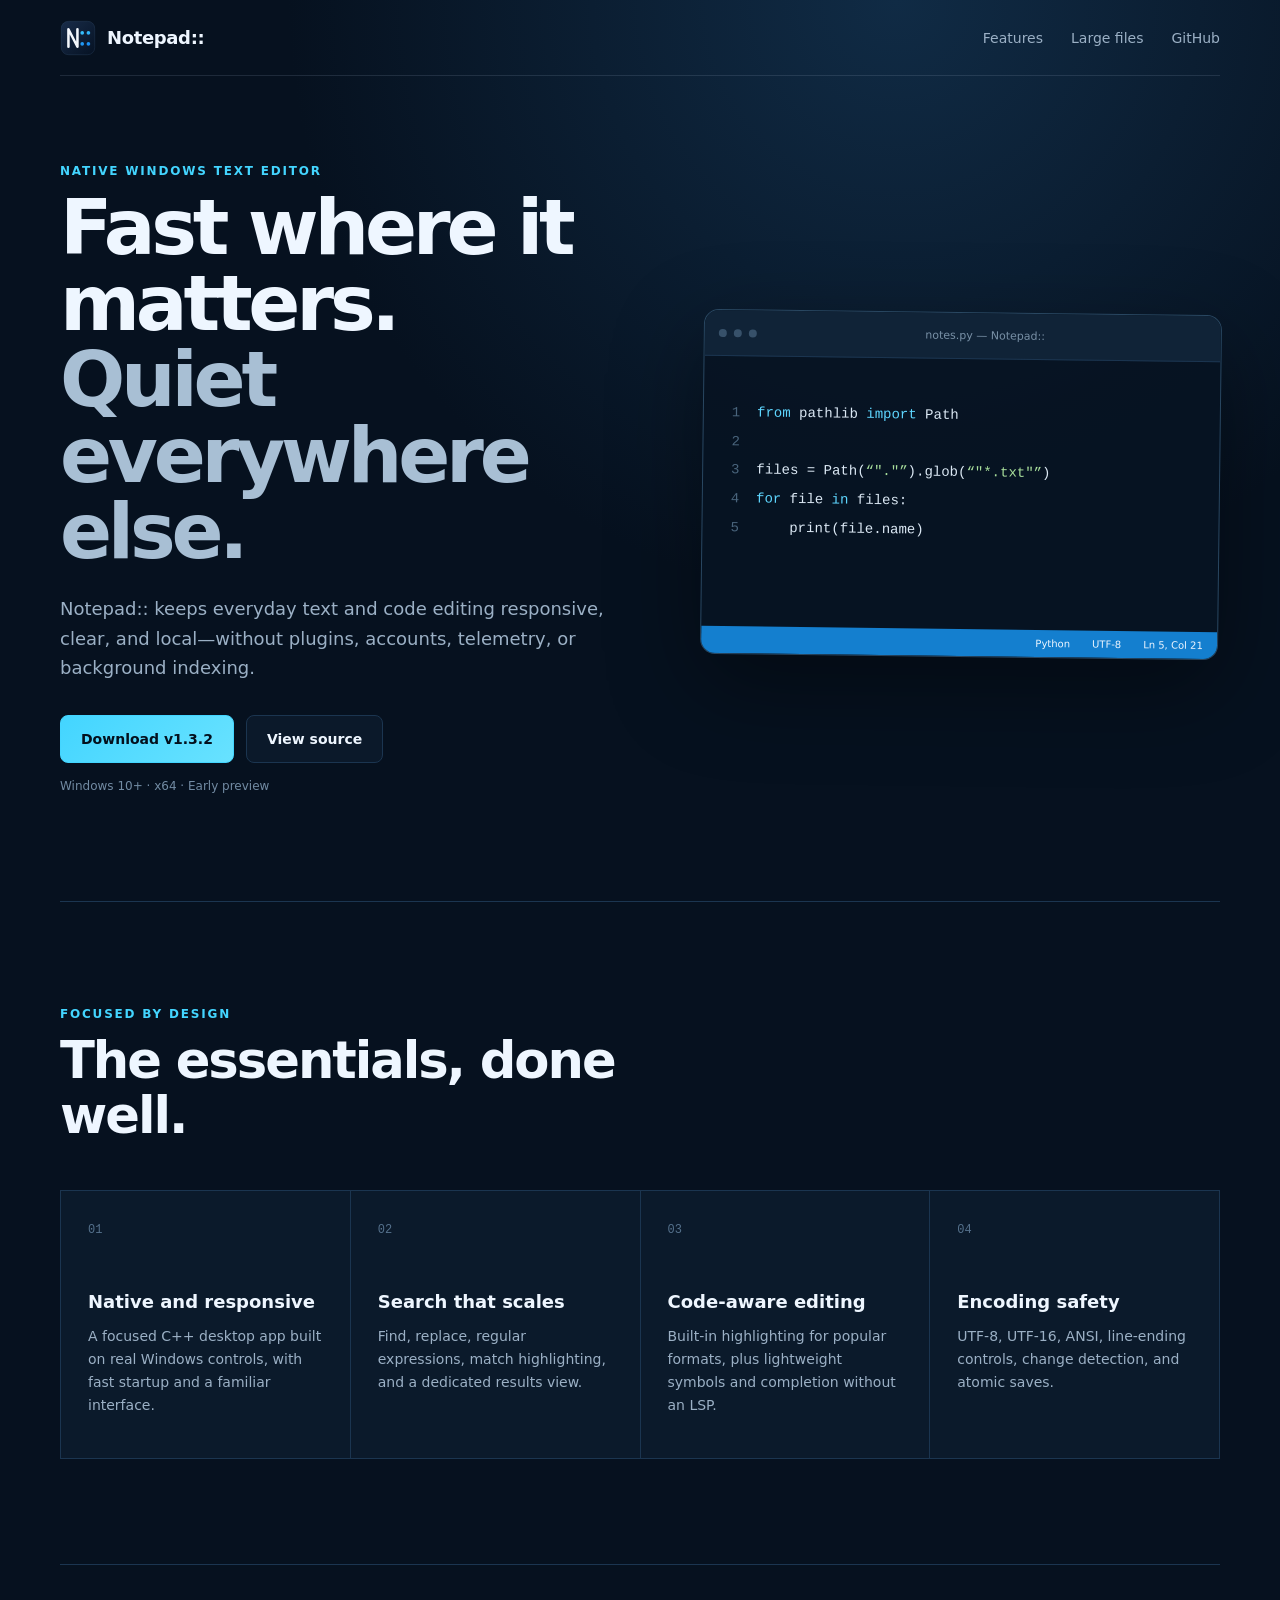
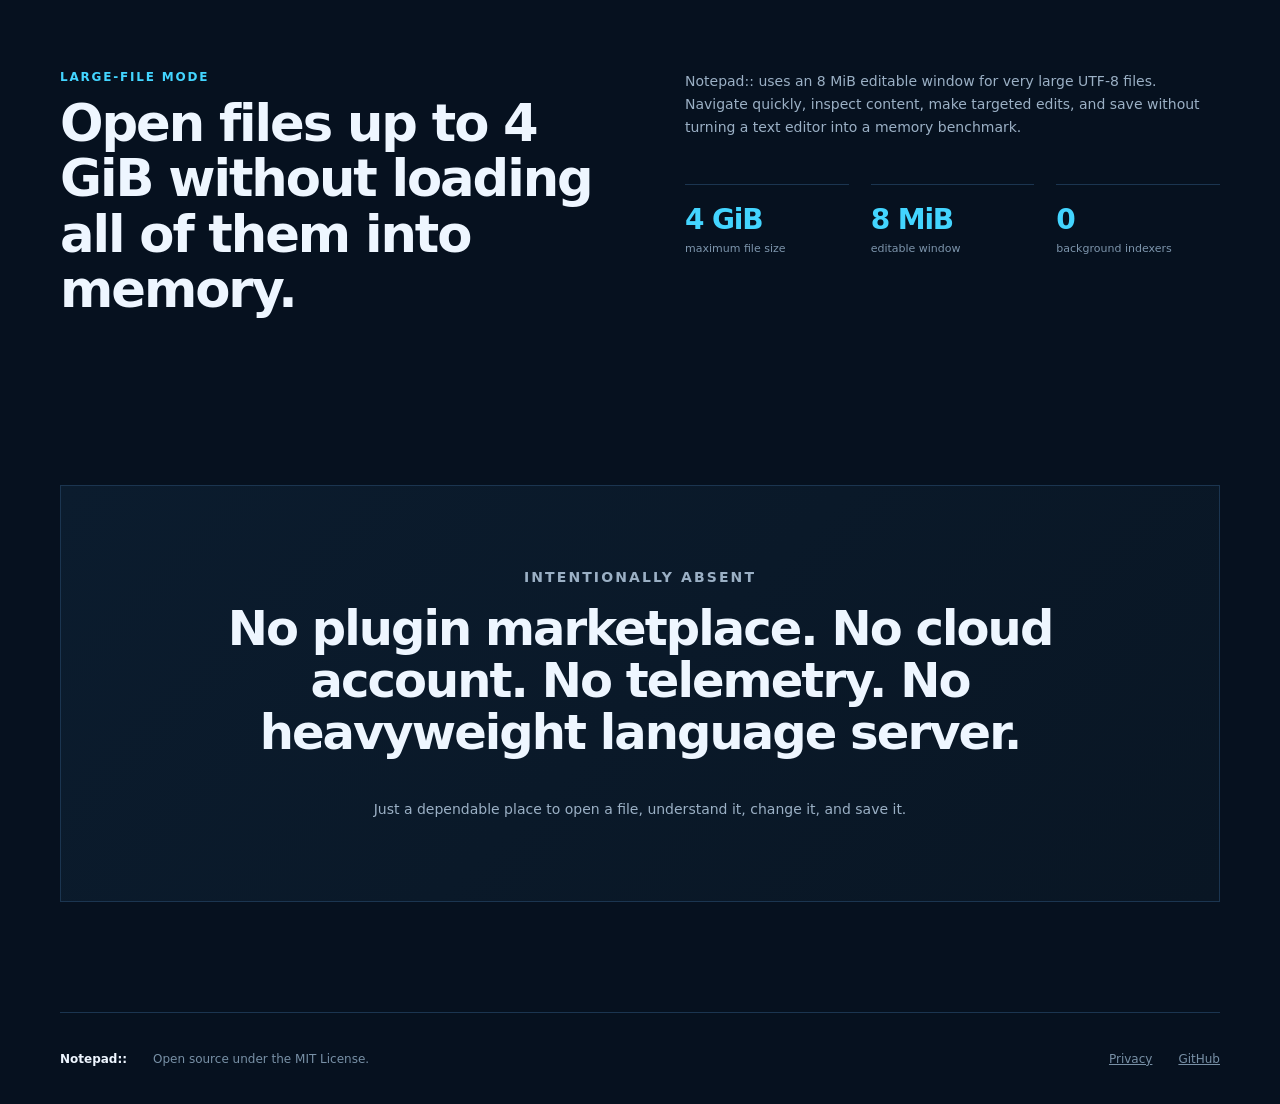
<file: site/index.html>
<!doctype html>
<html lang="en">
<head>
  <meta charset="utf-8">
  <meta name="viewport" content="width=device-width, initial-scale=1">
  <meta name="description" content="Notepad:: is a fast, focused native text and code editor for Windows.">
  <meta name="theme-color" content="#081525">
  <title>Notepad:: — A fast, focused editor for Windows</title>
  <link rel="icon" href="assets/notepad-colon-icon.svg" type="image/svg+xml">
  <link rel="stylesheet" href="styles.css">
</head>
<body>
  <header class="site-header">
    <a class="brand" href="#top" aria-label="Notepad Colon home">
      <img src="assets/notepad-colon-icon.svg" alt="" width="36" height="36">
      <span>Notepad::</span>
    </a>
    <nav aria-label="Primary navigation">
      <a href="#features">Features</a>
      <a href="#large-files">Large files</a>
      <a href="https://github.com/mwfl/notepad-colon">GitHub</a>
    </nav>
  </header>

  <main id="top">
    <section class="hero">
      <div class="hero-copy">
        <p class="eyebrow">Native Windows text editor</p>
        <h1>Fast where it matters.<br><span>Quiet everywhere else.</span></h1>
        <p class="lede">Notepad:: keeps everyday text and code editing responsive, clear, and local—without plugins, accounts, telemetry, or background indexing.</p>
        <div class="actions">
          <a class="button primary" href="https://github.com/mwfl/notepad-colon/releases/tag/v1.3.2">Download v1.3.2</a>
          <a class="button secondary" href="https://github.com/mwfl/notepad-colon">View source</a>
        </div>
        <p class="platform">Windows 10+ · x64 · Early preview</p>
      </div>
      <div class="editor-card" aria-label="Notepad Colon product highlights">
        <div class="window-bar"><i></i><i></i><i></i><span>notes.py — Notepad::</span></div>
        <pre aria-hidden="true"><code><b>1</b>  <em>from</em> pathlib <em>import</em> Path
<b>2</b>
<b>3</b>  files = Path(<q>"."</q>).glob(<q>"*.txt"</q>)
<b>4</b>  <em>for</em> file <em>in</em> files:
<b>5</b>      print(file.name)</code></pre>
        <div class="status"><span>Python</span><span>UTF-8</span><span>Ln 5, Col 21</span></div>
      </div>
    </section>

    <section class="features" id="features" aria-labelledby="features-title">
      <div class="section-heading">
        <p class="eyebrow">Focused by design</p>
        <h2 id="features-title">The essentials, done well.</h2>
      </div>
      <div class="feature-grid">
        <article><span>01</span><h3>Native and responsive</h3><p>A focused C++ desktop app built on real Windows controls, with fast startup and a familiar interface.</p></article>
        <article><span>02</span><h3>Search that scales</h3><p>Find, replace, regular expressions, match highlighting, and a dedicated results view.</p></article>
        <article><span>03</span><h3>Code-aware editing</h3><p>Built-in highlighting for popular formats, plus lightweight symbols and completion without an LSP.</p></article>
        <article><span>04</span><h3>Encoding safety</h3><p>UTF-8, UTF-16, ANSI, line-ending controls, change detection, and atomic saves.</p></article>
      </div>
    </section>

    <section class="large-files" id="large-files">
      <div>
        <p class="eyebrow">Large-file mode</p>
        <h2>Open files up to 4 GiB without loading all of them into memory.</h2>
      </div>
      <div class="large-file-copy">
        <p>Notepad:: uses an 8 MiB editable window for very large UTF-8 files. Navigate quickly, inspect content, make targeted edits, and save without turning a text editor into a memory benchmark.</p>
        <dl>
          <div><dt>4 GiB</dt><dd>maximum file size</dd></div>
          <div><dt>8 MiB</dt><dd>editable window</dd></div>
          <div><dt>0</dt><dd>background indexers</dd></div>
        </dl>
      </div>
    </section>

    <section class="promise">
      <p class="eyebrow">Intentionally absent</p>
      <h2>No plugin marketplace. No cloud account. No telemetry. No heavyweight language server.</h2>
      <p>Just a dependable place to open a file, understand it, change it, and save it.</p>
    </section>
  </main>

  <footer>
    <span>Notepad::</span>
    <span>Open source under the MIT License.</span>
    <a href="privacy.html">Privacy</a>
    <a href="https://github.com/mwfl/notepad-colon">GitHub</a>
  </footer>
</body>
</html>
</file>
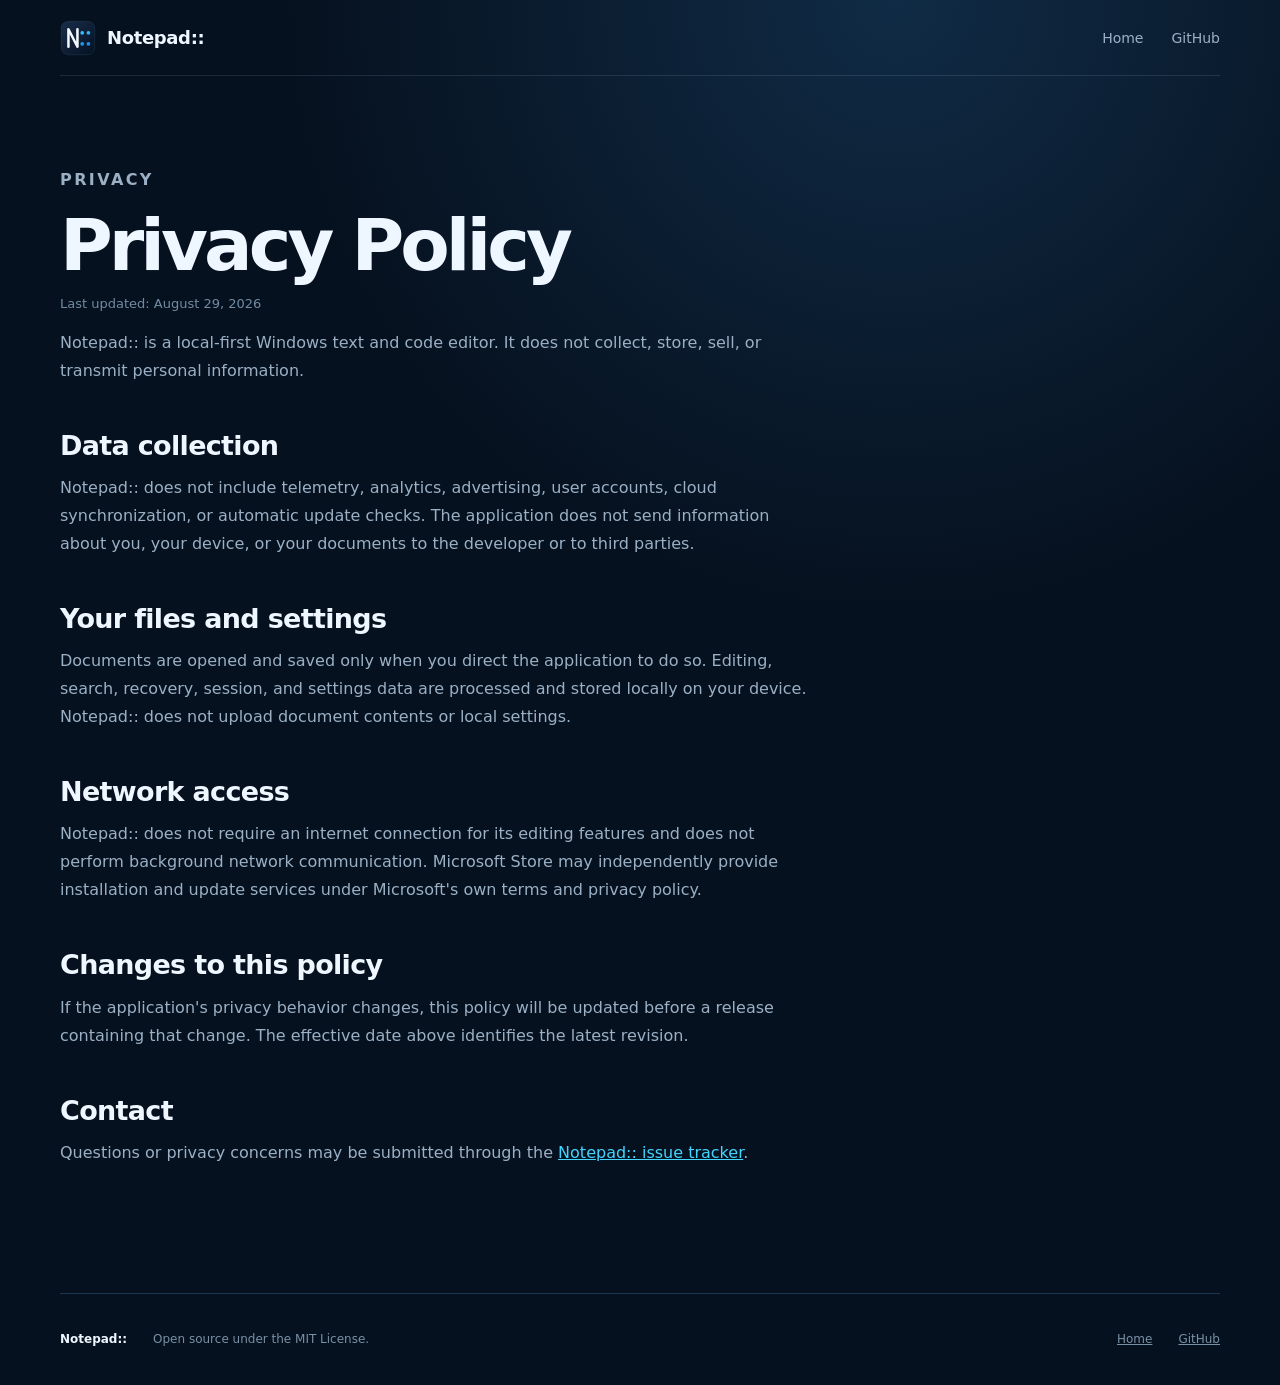
<file: site/privacy.html>
<!doctype html>
<html lang="en">
<head>
  <meta charset="utf-8">
  <meta name="viewport" content="width=device-width, initial-scale=1">
  <meta name="description" content="Privacy policy for Notepad::, a local-first Windows text editor.">
  <meta name="theme-color" content="#081525">
  <title>Privacy Policy — Notepad::</title>
  <link rel="icon" href="assets/notepad-colon-icon.svg" type="image/svg+xml">
  <link rel="stylesheet" href="styles.css">
</head>
<body>
  <header class="site-header">
    <a class="brand" href="index.html" aria-label="Notepad Colon home">
      <img src="assets/notepad-colon-icon.svg" alt="" width="36" height="36">
      <span>Notepad::</span>
    </a>
    <nav aria-label="Primary navigation">
      <a href="index.html">Home</a>
      <a href="https://github.com/mwfl/notepad-colon">GitHub</a>
    </nav>
  </header>

  <main class="policy-page">
    <article>
      <p class="eyebrow">Privacy</p>
      <h1>Privacy Policy</h1>
      <p class="policy-updated">Last updated: August 29, 2026</p>

      <p>Notepad:: is a local-first Windows text and code editor. It does not collect, store, sell, or transmit personal information.</p>

      <h2>Data collection</h2>
      <p>Notepad:: does not include telemetry, analytics, advertising, user accounts, cloud synchronization, or automatic update checks. The application does not send information about you, your device, or your documents to the developer or to third parties.</p>

      <h2>Your files and settings</h2>
      <p>Documents are opened and saved only when you direct the application to do so. Editing, search, recovery, session, and settings data are processed and stored locally on your device. Notepad:: does not upload document contents or local settings.</p>

      <h2>Network access</h2>
      <p>Notepad:: does not require an internet connection for its editing features and does not perform background network communication. Microsoft Store may independently provide installation and update services under Microsoft's own terms and privacy policy.</p>

      <h2>Changes to this policy</h2>
      <p>If the application's privacy behavior changes, this policy will be updated before a release containing that change. The effective date above identifies the latest revision.</p>

      <h2>Contact</h2>
      <p>Questions or privacy concerns may be submitted through the <a href="https://github.com/mwfl/notepad-colon/issues">Notepad:: issue tracker</a>.</p>
    </article>
  </main>

  <footer>
    <span>Notepad::</span>
    <span>Open source under the MIT License.</span>
    <a href="index.html">Home</a>
    <a href="https://github.com/mwfl/notepad-colon">GitHub</a>
  </footer>
</body>
</html>
</file>
<file: site/styles.css>
:root {
  color-scheme: dark;
  --bg: #06111f;
  --panel: #0b1a2b;
  --line: #1b3550;
  --text: #eef6ff;
  --muted: #9bb0c5;
  --accent: #43d5ff;
  --accent-2: #1689f4;
  font-family: Inter, "Segoe UI", system-ui, sans-serif;
}

* { box-sizing: border-box; }
html { scroll-behavior: smooth; }
body { margin: 0; background: radial-gradient(circle at 70% 0, #102b45 0, var(--bg) 38rem); color: var(--text); }
a { color: inherit; }
.site-header, main, footer { width: min(1160px, calc(100% - 40px)); margin-inline: auto; }
.site-header { min-height: 76px; display: flex; align-items: center; justify-content: space-between; border-bottom: 1px solid rgba(155,176,197,.16); }
.brand { display: flex; align-items: center; gap: 11px; text-decoration: none; font-size: 18px; font-weight: 700; letter-spacing: -.02em; }
.brand img { border-radius: 9px; }
nav { display: flex; gap: 28px; }
nav a { color: var(--muted); text-decoration: none; font-size: 14px; }
nav a:hover, footer a:hover { color: var(--accent); }
.hero { min-height: 650px; display: grid; grid-template-columns: 1.05fr .95fr; align-items: center; gap: 70px; padding: 88px 0 96px; }
.eyebrow { color: var(--accent); text-transform: uppercase; letter-spacing: .15em; font-size: 12px; font-weight: 700; }
h1, h2, h3, p { margin-top: 0; }
h1 { margin-bottom: 24px; font-size: clamp(48px, 6vw, 78px); line-height: .99; letter-spacing: -.055em; }
h1 span { color: #a8bfd4; }
.lede { max-width: 650px; color: var(--muted); font-size: 18px; line-height: 1.65; }
.actions { display: flex; gap: 12px; margin-top: 32px; }
.button { display: inline-flex; align-items: center; justify-content: center; min-height: 48px; padding: 0 20px; border: 1px solid var(--line); border-radius: 8px; text-decoration: none; font-size: 14px; font-weight: 700; }
.button.primary { color: #03101d; border-color: var(--accent); background: linear-gradient(135deg, var(--accent), #68e2ff); }
.button.secondary { background: rgba(13,29,47,.72); }
.button:hover { transform: translateY(-1px); filter: brightness(1.06); }
.platform { margin-top: 16px; color: #728ba3; font-size: 12px; }
.editor-card { overflow: hidden; border: 1px solid #294761; border-radius: 15px; background: rgba(7,20,34,.94); box-shadow: 0 30px 90px rgba(0,0,0,.4); transform: rotate(.7deg); }
.window-bar { height: 46px; display: flex; align-items: center; gap: 7px; padding: 0 14px; background: #102337; border-bottom: 1px solid var(--line); color: #7890a6; font-size: 11px; }
.window-bar i { width: 8px; height: 8px; border-radius: 50%; background: #37516a; }
.window-bar span { margin-left: auto; margin-right: auto; }
pre { min-height: 270px; margin: 0; padding: 42px 28px; color: #dce9f5; font: 14px/2.05 Consolas, monospace; }
pre b { color: #49647c; font-weight: 400; } pre em { color: #5ed6ff; font-style: normal; } pre q { color: #a9df9c; }
.status { display: flex; justify-content: flex-end; gap: 22px; padding: 8px 14px; background: #147fcf; font-size: 10px; }
.features { padding: 105px 0; border-top: 1px solid var(--line); }
.section-heading { max-width: 560px; margin-bottom: 46px; }
h2 { font-size: clamp(34px, 4vw, 53px); line-height: 1.08; letter-spacing: -.04em; }
.feature-grid { display: grid; grid-template-columns: repeat(4, 1fr); gap: 1px; background: var(--line); border: 1px solid var(--line); }
.feature-grid article { min-height: 265px; padding: 27px; background: var(--panel); }
.feature-grid article > span { color: #55718c; font: 12px Consolas, monospace; }
h3 { margin: 54px 0 13px; font-size: 18px; }
.feature-grid p, .large-file-copy > p, .promise > p { color: var(--muted); line-height: 1.65; font-size: 14px; }
.large-files { display: grid; grid-template-columns: 1fr 1fr; gap: 90px; padding: 105px 0; border-top: 1px solid var(--line); }
dl { display: grid; grid-template-columns: repeat(3, 1fr); gap: 22px; margin: 45px 0 0; }
dl div { border-top: 1px solid var(--line); padding-top: 18px; }
dt { color: var(--accent); font-size: 28px; font-weight: 700; letter-spacing: -.04em; }
dd { margin: 6px 0 0; color: #7d95ac; font-size: 11px; }
.promise { margin: 20px 0 110px; padding: 80px; border: 1px solid var(--line); background: linear-gradient(135deg, #0b1c2e, #091624); text-align: center; }
.promise h2 { max-width: 900px; margin-inline: auto; font-size: clamp(30px, 4vw, 48px); }
.promise > p:last-child { margin-bottom: 0; }
footer { min-height: 92px; display: flex; align-items: center; gap: 26px; border-top: 1px solid var(--line); color: #7890a6; font-size: 12px; }
footer span:first-child { color: var(--text); font-weight: 700; }
footer a:first-of-type { margin-left: auto; }

.policy-page { min-height: calc(100vh - 168px); padding: 90px 0 110px; }
.policy-page article { max-width: 760px; }
.policy-page h1 { margin-bottom: 12px; font-size: clamp(46px, 6vw, 72px); }
.policy-page h2 { margin: 46px 0 14px; font-size: 27px; letter-spacing: -.025em; }
.policy-page p { color: var(--muted); font-size: 16px; line-height: 1.75; }
.policy-page .policy-updated { color: #728ba3; font-size: 13px; }
.policy-page a { color: var(--accent); }

@media (max-width: 850px) {
  .hero { grid-template-columns: 1fr; gap: 52px; padding-top: 70px; }
  .feature-grid { grid-template-columns: 1fr 1fr; }
  .large-files { grid-template-columns: 1fr; gap: 30px; }
  .promise { padding: 55px 28px; }
}

@media (max-width: 560px) {
  .site-header, main, footer { width: min(100% - 28px, 1160px); }
  nav a:not(:last-child) { display: none; }
  h1 { font-size: 45px; }
  .actions { align-items: stretch; flex-direction: column; }
  .feature-grid { grid-template-columns: 1fr; }
  .feature-grid article { min-height: 210px; }
  .editor-card { transform: none; }
  pre { padding: 30px 18px; font-size: 11px; }
  dl { gap: 12px; }
  dt { font-size: 22px; }
  footer { flex-wrap: wrap; padding: 24px 0; } footer a { margin-left: 0; }
}

@media (prefers-reduced-motion: reduce) { html { scroll-behavior: auto; } .button:hover { transform: none; } }
</file>
